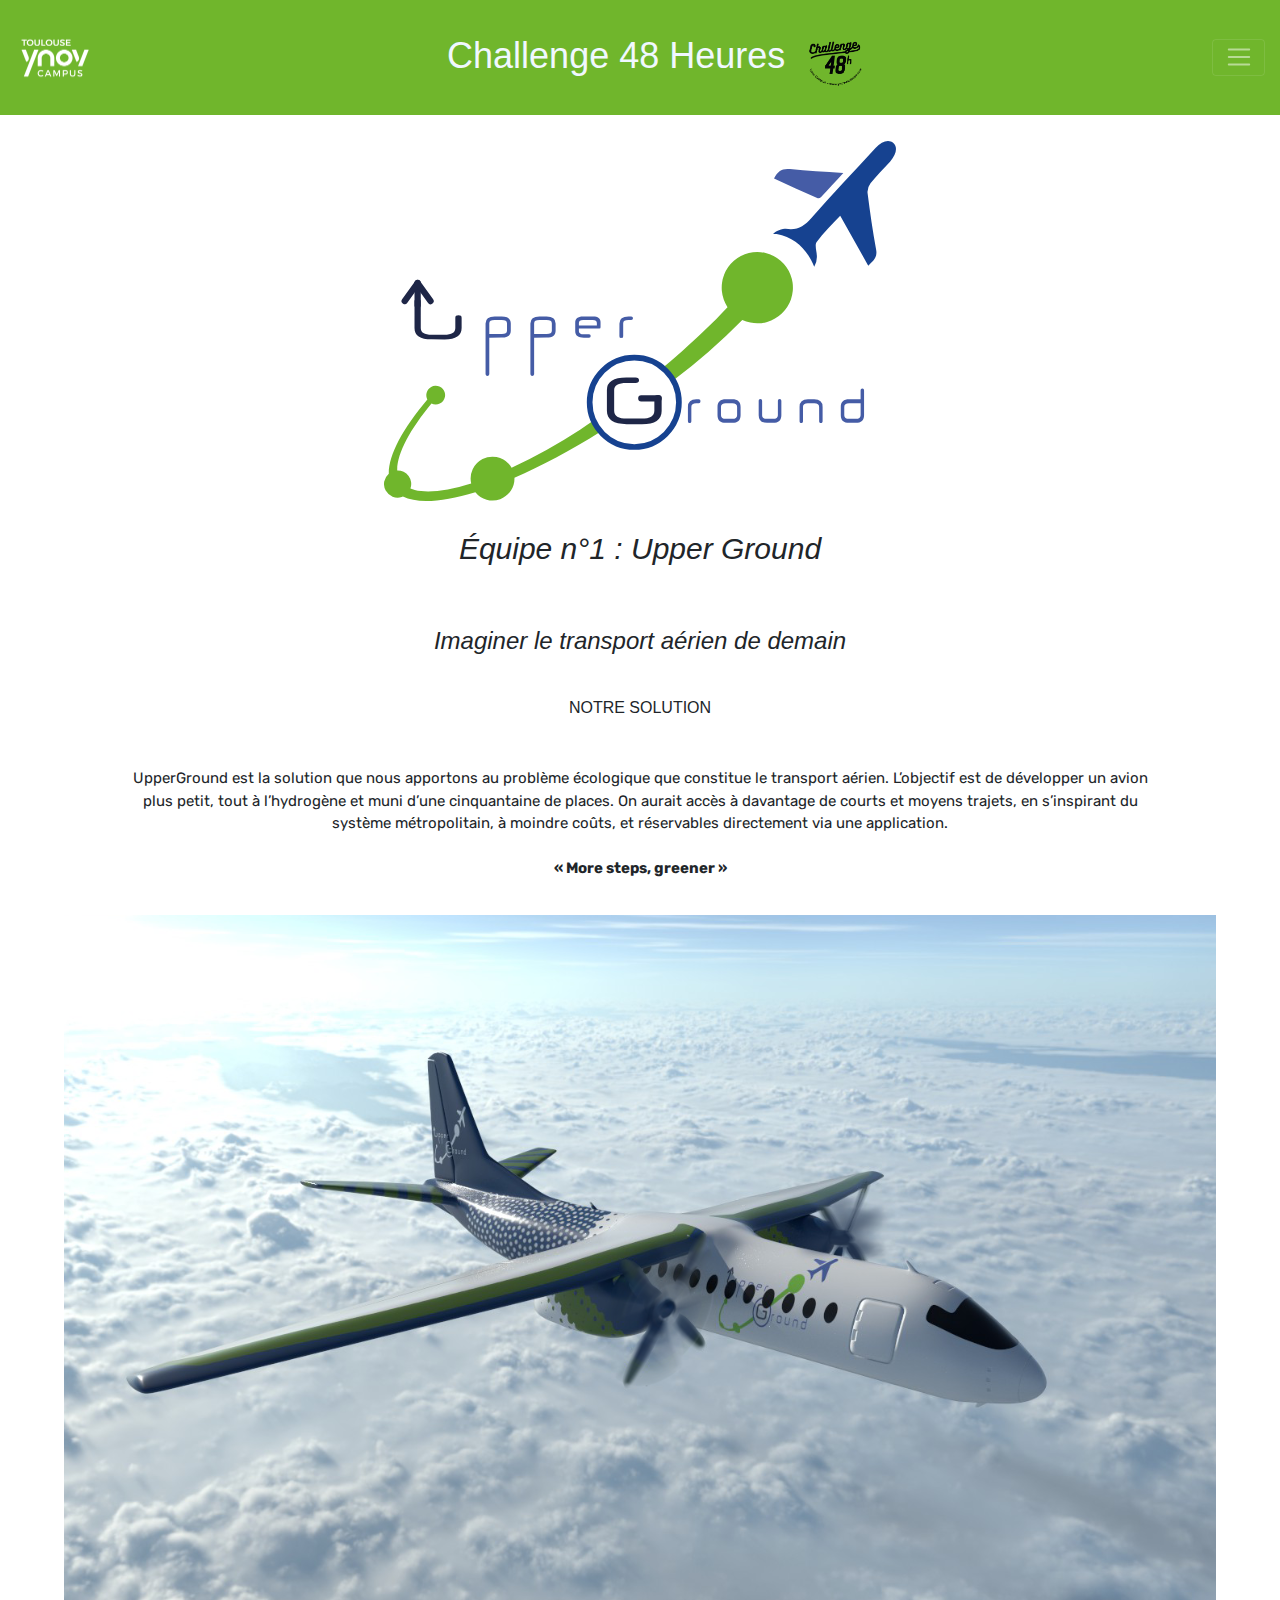
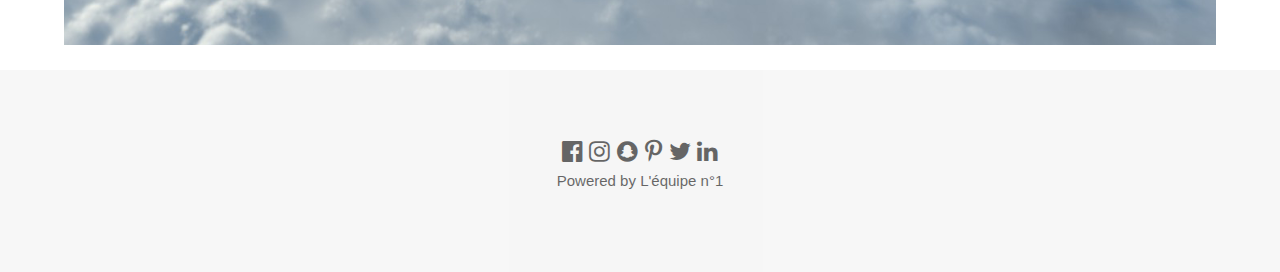
<file: index.html>
<!DOCTYPE html>
<html lang="en">
<head>
    <meta charset="UTF-8">
    <meta name="viewport" content="width=device-width, initial-scale=1.0">
    <title>Challenge 48 Heures</title>
    <link rel="stylesheet" href="https://stackpath.bootstrapcdn.com/bootstrap/4.3.1/css/bootstrap.min.css" integrity="sha384-ggOyR0iXCbMQv3Xipma34MD+dH/1fQ784/j6cY/iJTQUOhcWr7x9JvoRxT2MZw1T" crossorigin="anonymous">
	<link rel="stylesheet" type="text/css" href="css/bootstrap.min.css">
  <link rel="stylesheet" type="text/css" href="css/home.css">
  <link rel="apple-touch-icon" sizes="57x57" href="/apple-icon-57x57.png">
<link rel="apple-touch-icon" sizes="60x60" href="/apple-icon-60x60.png">
<link rel="apple-touch-icon" sizes="72x72" href="/apple-icon-72x72.png">
<link rel="apple-touch-icon" sizes="76x76" href="/apple-icon-76x76.png">
<link rel="apple-touch-icon" sizes="114x114" href="/apple-icon-114x114.png">
<link rel="apple-touch-icon" sizes="120x120" href="/apple-icon-120x120.png">
<link rel="apple-touch-icon" sizes="144x144" href="/apple-icon-144x144.png">
<link rel="apple-touch-icon" sizes="152x152" href="/apple-icon-152x152.png">
<link rel="apple-touch-icon" sizes="180x180" href="/apple-icon-180x180.png">
<link rel="icon" type="image/png" sizes="192x192"  href="/android-icon-192x192.png">
<link rel="icon" type="image/png" sizes="32x32" href="/favicon-32x32.png">
<link rel="icon" type="image/png" sizes="96x96" href="/favicon-96x96.png">
<link rel="icon" type="image/png" sizes="16x16" href="/favicon-16x16.png">
<link rel="manifest" href="/manifest.json">
<meta name="msapplication-TileColor" content="#ffffff">
<meta name="msapplication-TileImage" content="/ms-icon-144x144.png">
<meta name="theme-color" content="">
</head>
<body>
<!-- Script w3 -->
<meta name="viewport" content="width=device-width, initial-scale=1">
<link rel="stylesheet" href="https://www.w3schools.com/w3css/4/w3.css">
<link rel="stylesheet" href="https://fonts.googleapis.com/css?family=Lato">
<link rel="stylesheet" href="https://cdnjs.cloudflare.com/ajax/libs/font-awesome/4.7.0/css/font-awesome.min.css">
<!-- Fin du script w3 -->

<!-- script java -->
	<script src="https://code.jquery.com/jquery-3.3.1.slim.min.js" integrity="sha384-q8i/X+965DzO0rT7abK41JStQIAqVgRVzpbzo5smXKp4YfRvH+8abtTE1Pi6jizo" crossorigin="anonymous"></script>
	<script src="https://cdnjs.cloudflare.com/ajax/libs/popper.js/1.14.7/umd/popper.min.js" integrity="sha384-UO2eT0CpHqdSJQ6hJty5KVphtPhzWj9WO1clHTMGa3JDZwrnQq4sF86dIHNDz0W1" crossorigin="anonymous"></script>
	<script src="https://stackpath.bootstrapcdn.com/bootstrap/4.3.1/js/bootstrap.min.js" integrity="sha384-JjSmVgyd0p3pXB1rRibZUAYoIIy6OrQ6VrjIEaFf/nJGzIxFDsf4x0xIM+B07jRM" crossorigin="anonymous"></script>
<!-- fin script java -->


<!-- barre de navigation -->
<nav class="navbar navbar-dark ">
    <a class="navbar-brand" href="index.html"> <img src="img/LOGO_TYC.png" alt="logo ynov" width="80px" height="50px"></a>
   <center>
    <h1 style="color:aliceblue;"> Challenge 48 Heures  <img src="img/LOGO_CHALLENGE_48H.png"width="80px" height="80px"> </h1>
   </center> 
    <button class="navbar-toggler" type="button" data-toggle="collapse" data-target="#navbarSupportedContent" aria-controls="navbarSupportedContent" aria-expanded="false" aria-label="Toggle navigation">
      <span class="navbar-toggler-icon"></span>
    </button>
    <div class="collapse navbar-collapse" id="navbarSupportedContent">
      <ul class="navbar-nav mr-auto">
     <li class="nav-item">
          <a class="nav-link" href="index.html">Accueil</a>
        </li>
        <li class="nav-item"> 
          <a class="nav-link" href="histoire.html">Histoire</a>
        </li>
        <li class="nav-item"> 
          <a class="nav-link" href="app.html">Application</a>
        </li>
        <li class="nav-item">
          <a class="nav-link" href="membre_grpe.html">Membres du groupe</a>
        </li>
    </div>
  </nav>
  <!-- fin de la barre de navigation -->
  
  <section class="all">
    <img class="logo" src="/img/Projet_LOGO_AIRBUS_ABOU-NOUH_JORDAN.svg" alt="">
    <div><h2>Équipe n°1 : Upper Ground</h2></div>
    <div><h3>Imaginer le transport aérien de demain</h3> <br><h6>NOTRE SOLUTION</h6></div>
    <div class="text"><p>UpperGround est la solution que nous apportons au problème écologique que constitue le transport aérien.
      L’objectif est de développer un avion plus petit, tout à l’hydrogène et muni d’une cinquantaine de places.
      On aurait accès à davantage de courts et moyens trajets, en s’inspirant du système métropolitain, à moindre coûts, et réservables directement via une application.
      <br><br>
      <b> « More steps, greener »</b></p></div>

      <img class="plane" src="img/plane.png" alt="">
  </section>

      
      <!-- Footer -->
<footer class="w3-container w3-padding-64 w3-center w3-opacity w3-light-grey w3-xlarge">
  <i class="fa fa-facebook-official w3-hover-opacity"></i>
  <i class="fa fa-instagram w3-hover-opacity"></i>
  <i class="fa fa-snapchat w3-hover-opacity"></i>
  <i class="fa fa-pinterest-p w3-hover-opacity"></i>
  <i class="fa fa-twitter w3-hover-opacity"></i>
  <i class="fa fa-linkedin w3-hover-opacity"></i>
  <p class="w3-medium">Powered by <a href="" target="_blank">L'équipe n°1</a></p>
</footer>
<!-- Fin du footer -->   
</body>
</html>
</file>
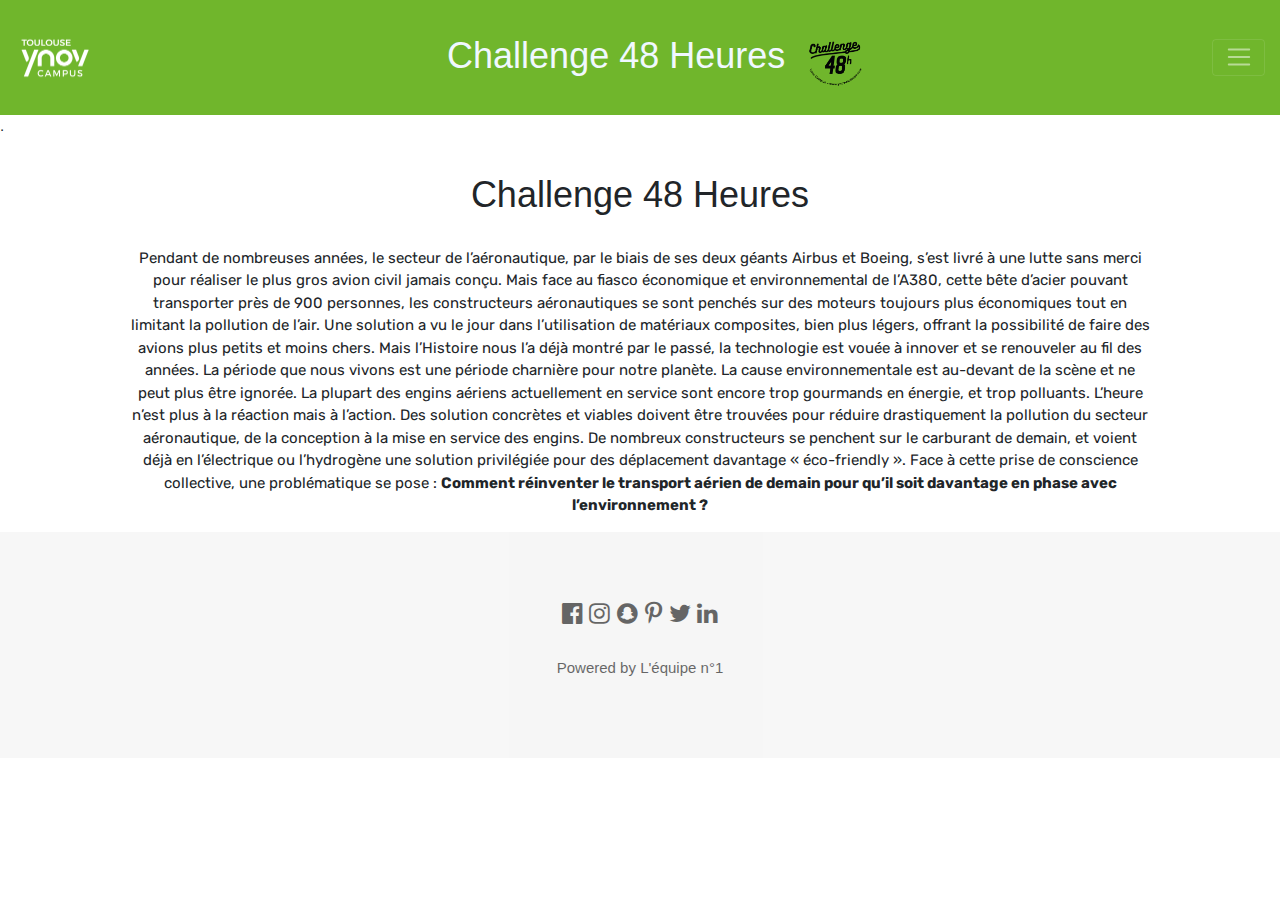
<file: histoire.html>
<!DOCTYPE html>
<html lang="en">
<head>
    <meta charset="UTF-8">
    <meta name="viewport" content="width=device-width, initial-scale=1.0">
    <title>Challenge 48 Heures</title>
    <link rel="stylesheet" href="https://stackpath.bootstrapcdn.com/bootstrap/4.3.1/css/bootstrap.min.css" integrity="sha384-ggOyR0iXCbMQv3Xipma34MD+dH/1fQ784/j6cY/iJTQUOhcWr7x9JvoRxT2MZw1T" crossorigin="anonymous">
	<link rel="stylesheet" type="text/css" href="css/bootstrap.min.css">
	<link rel="stylesheet" type="text/css" href="css/histoire.css">
</head>
<body>
<!-- Script w3 -->
<meta name="viewport" content="width=device-width, initial-scale=1">
<link rel="stylesheet" href="https://www.w3schools.com/w3css/4/w3.css">
<link rel="stylesheet" href="https://fonts.googleapis.com/css?family=Lato">
<link rel="stylesheet" href="https://cdnjs.cloudflare.com/ajax/libs/font-awesome/4.7.0/css/font-awesome.min.css">
<!-- Fin du script w3 -->

<!-- script java -->
	<script src="https://code.jquery.com/jquery-3.3.1.slim.min.js" integrity="sha384-q8i/X+965DzO0rT7abK41JStQIAqVgRVzpbzo5smXKp4YfRvH+8abtTE1Pi6jizo" crossorigin="anonymous"></script>
	<script src="https://cdnjs.cloudflare.com/ajax/libs/popper.js/1.14.7/umd/popper.min.js" integrity="sha384-UO2eT0CpHqdSJQ6hJty5KVphtPhzWj9WO1clHTMGa3JDZwrnQq4sF86dIHNDz0W1" crossorigin="anonymous"></script>
	<script src="https://stackpath.bootstrapcdn.com/bootstrap/4.3.1/js/bootstrap.min.js" integrity="sha384-JjSmVgyd0p3pXB1rRibZUAYoIIy6OrQ6VrjIEaFf/nJGzIxFDsf4x0xIM+B07jRM" crossorigin="anonymous"></script>
<!-- fin script java -->


<!-- barre de navigation -->
<nav class="navbar navbar-dark bg-dark">
    <a class="navbar-brand" href="index.html"> <img src="img/LOGO_TYC.png" alt="logo challenge 48h" width="80px" height="50px"> </a>
    <center>
      <h1 style="color:aliceblue;"> Challenge 48 Heures  <img src="img/LOGO_CHALLENGE_48H.png"width="80px" height="80px"> </h1>
     </center>
    <button class="navbar-toggler" type="button" data-toggle="collapse" data-target="#navbarSupportedContent" aria-controls="navbarSupportedContent" aria-expanded="false" aria-label="Toggle navigation">
      <span class="navbar-toggler-icon"></span>
    </button>
  
    <div class="collapse navbar-collapse" id="navbarSupportedContent">
      <ul class="navbar-nav mr-auto">
        <li class="nav-item">
            <a class="nav-link" href="index.html">Accueil</a>
          </li>
          <li class="nav-item"> 
            <a class="nav-link" href="histoire.html">Histoire</a>
          </li>
          <li class="nav-item"> 
            <a class="nav-link" href="app.html">Application</a>
          </li>
          <li class="nav-item">
            <a class="nav-link" href="membre_grpe.html">Membres du groupe</a>
          </li>
    </div>
  </nav>
  <!-- fin de la barre de navigation -->.
  
  <section class="all">
    <h1>Challenge 48 Heures</h1>
    <div class="text">
      <p>
        Pendant de nombreuses années, le secteur de l’aéronautique, par le biais de ses deux géants Airbus et Boeing, s’est livré à une lutte sans merci pour réaliser le plus gros avion civil jamais conçu. Mais face au fiasco économique et environnemental de l’A380, cette bête d’acier pouvant transporter près de 900 personnes, les constructeurs aéronautiques se sont penchés sur des moteurs toujours plus économiques tout en limitant la pollution de l’air. Une solution a vu le jour dans l’utilisation de matériaux composites, bien plus légers, offrant la possibilité de faire des avions plus petits et moins chers.
        Mais l’Histoire nous l’a déjà montré par le passé, la technologie est vouée à innover et se renouveler au fil des années.
        La période que nous vivons est une période charnière pour notre planète. La cause environnementale est au-devant de la scène et ne peut plus être ignorée.
        La plupart des engins aériens actuellement en service sont encore trop gourmands en énergie, et trop polluants.
        L’heure n’est plus à la réaction mais à l’action. Des solution concrètes et viables doivent être trouvées pour réduire drastiquement la pollution du secteur aéronautique, de la conception à la mise en service des engins.
        De nombreux constructeurs se penchent sur le carburant de demain, et voient déjà en l’électrique ou l’hydrogène une solution privilégiée pour des déplacement davantage « éco-friendly ».
        Face à cette prise de conscience collective, une problématique se pose :
        <b> 
            Comment réinventer le transport aérien de demain pour qu’il soit davantage en phase avec l’environnement ?
        </b>
    </p>

    </div>
    
  </section>
   
 <!-- Footer -->
<footer class="w3-container w3-padding-64 w3-center w3-opacity w3-light-grey w3-xlarge">
  <i class="fa fa-facebook-official w3-hover-opacity"></i>
  <i class="fa fa-instagram w3-hover-opacity"></i>
  <i class="fa fa-snapchat w3-hover-opacity"></i>
  <i class="fa fa-pinterest-p w3-hover-opacity"></i>
  <i class="fa fa-twitter w3-hover-opacity"></i>
  <i class="fa fa-linkedin w3-hover-opacity"></i>
  <p class="w3-medium">Powered by <a href="" target="_blank">L'équipe n°1</a></p>
</footer>
<!-- Fin du footer -->   
</body>
</html>
</file>
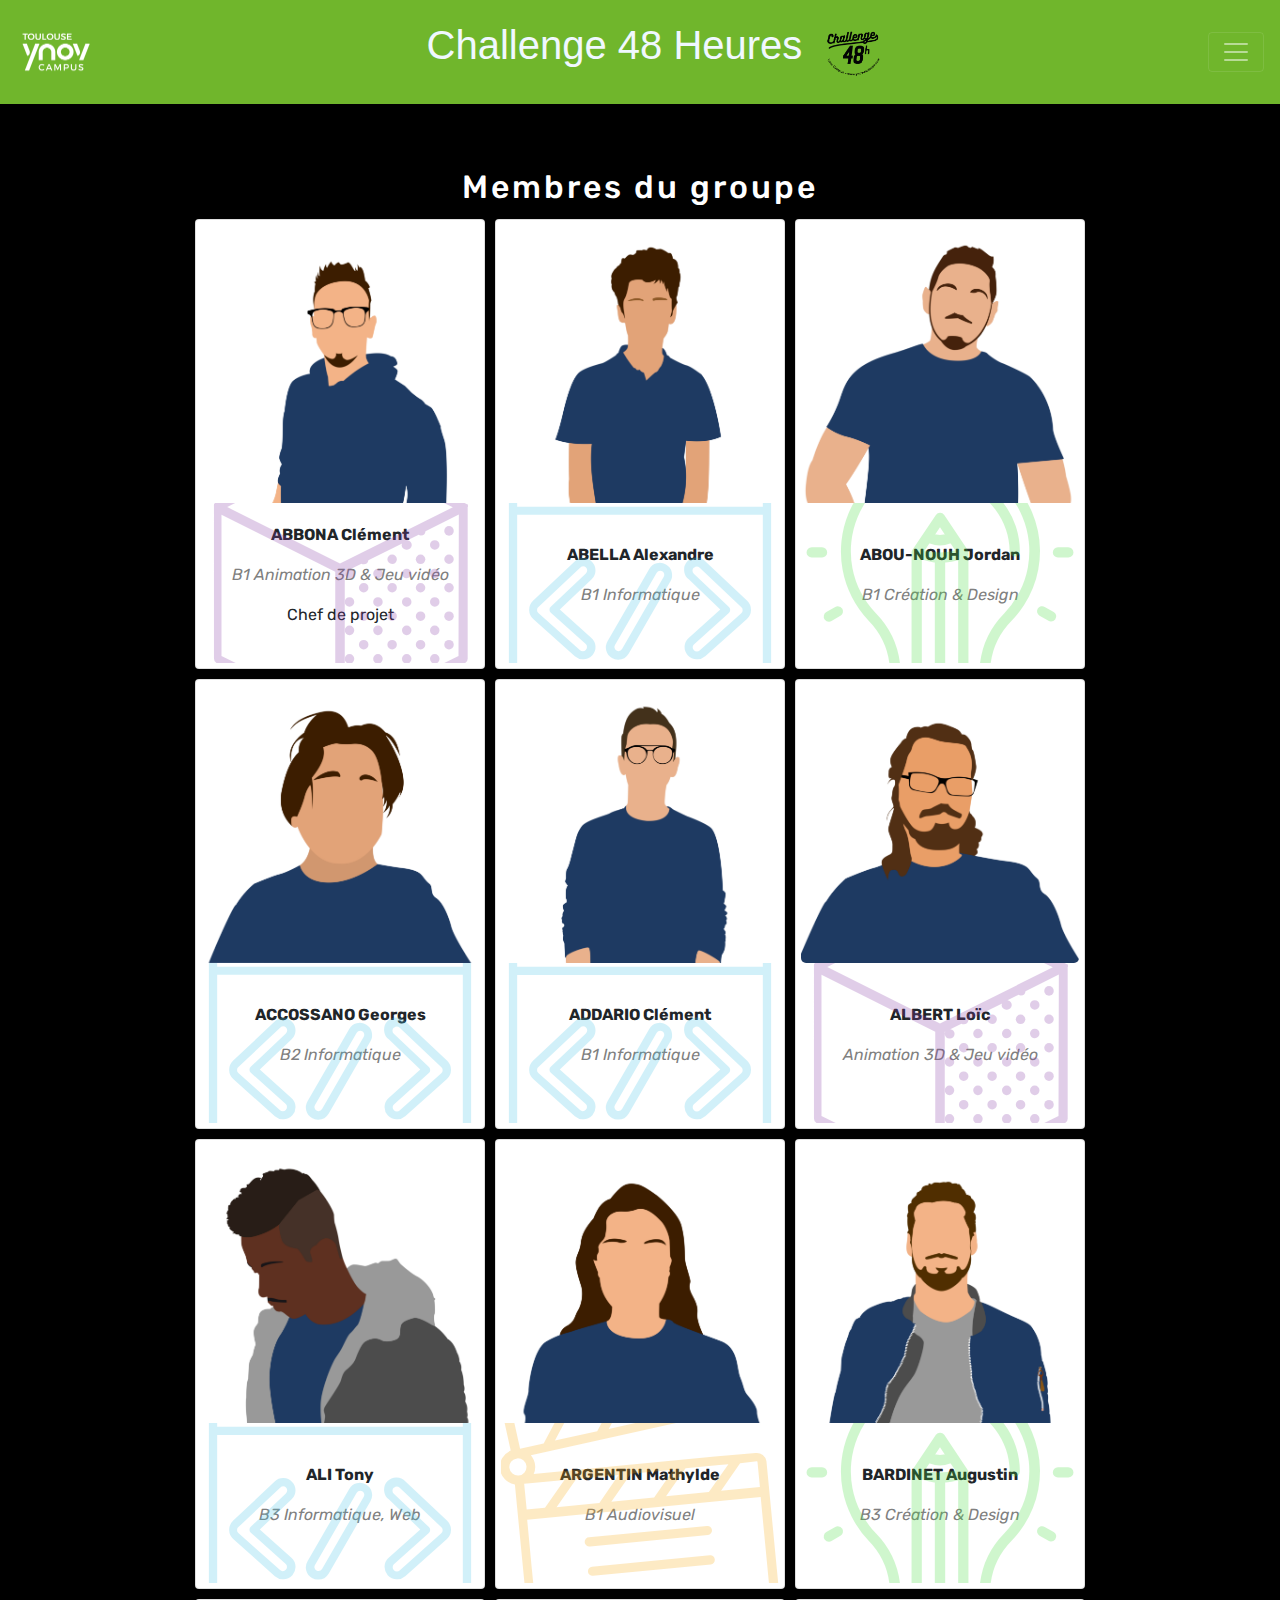
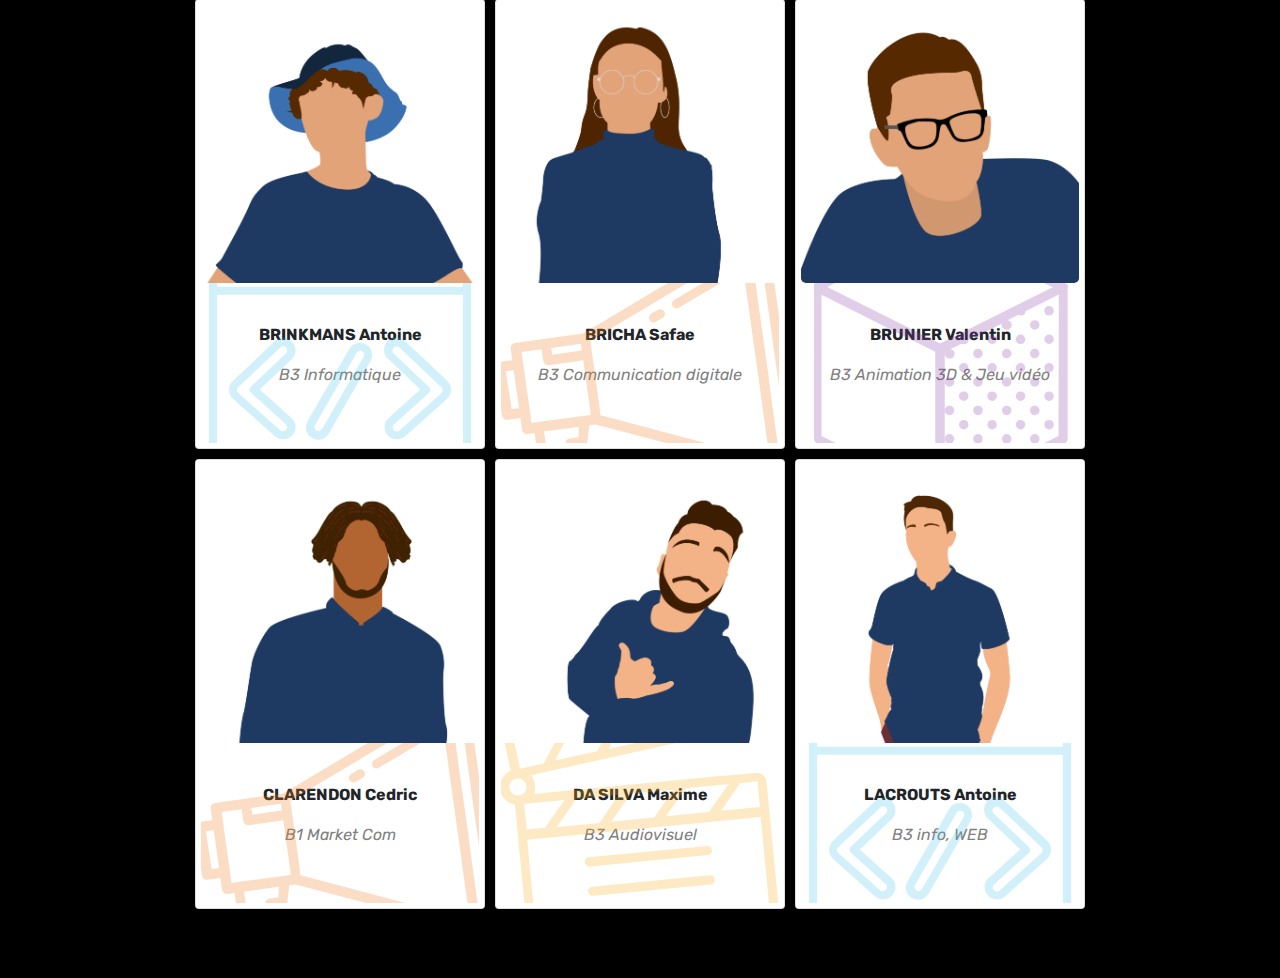
<file: membre_grpe.html>
<!DOCTYPE html>
<html lang="en">
<head>
  
    <meta charset="UTF-8">
    <meta name="viewport" content="width=device-width, initial-scale=1.0">
    <title>Challenge 48 Heures</title>
    <link rel="stylesheet" href="https://stackpath.bootstrapcdn.com/bootstrap/4.3.1/css/bootstrap.min.css" integrity="sha384-ggOyR0iXCbMQv3Xipma34MD+dH/1fQ784/j6cY/iJTQUOhcWr7x9JvoRxT2MZw1T" crossorigin="anonymous">
	<link rel="stylesheet" type="text/css" href="css/bootstrap.min.css">
	<link rel="stylesheet" type="text/css" href="css/membres.css">
</head>
<body>

<!-- script java -->
	<script src="https://code.jquery.com/jquery-3.3.1.slim.min.js" integrity="sha384-q8i/X+965DzO0rT7abK41JStQIAqVgRVzpbzo5smXKp4YfRvH+8abtTE1Pi6jizo" crossorigin="anonymous"></script>
	<script src="https://cdnjs.cloudflare.com/ajax/libs/popper.js/1.14.7/umd/popper.min.js" integrity="sha384-UO2eT0CpHqdSJQ6hJty5KVphtPhzWj9WO1clHTMGa3JDZwrnQq4sF86dIHNDz0W1" crossorigin="anonymous"></script>
	<script src="https://stackpath.bootstrapcdn.com/bootstrap/4.3.1/js/bootstrap.min.js" integrity="sha384-JjSmVgyd0p3pXB1rRibZUAYoIIy6OrQ6VrjIEaFf/nJGzIxFDsf4x0xIM+B07jRM" crossorigin="anonymous"></script>
<!-- fin script java -->


<!-- barre de navigation -->
<nav class="navbar navbar-dark bg-dark">
    <a class="navbar-brand" href="index.html"> <img src="img/LOGO_TYC.png" alt="logo TYC" width="80px" height="50px"> </a>
    <center>
      <h1 style="color:aliceblue;"> Challenge 48 Heures  <img src="img/LOGO_CHALLENGE_48H.png"width="80px" height="80px"> </h1>
     </center>
    <button class="navbar-toggler" type="button" data-toggle="collapse" data-target="#navbarSupportedContent" aria-controls="navbarSupportedContent" aria-expanded="false" aria-label="Toggle navigation">
      <span class="navbar-toggler-icon"></span>
    </button>
  
    <div class="collapse navbar-collapse" id="navbarSupportedContent">
      <ul class="navbar-nav mr-auto">
        <li class="nav-item">
            <a class="nav-link" href="index.html">Accueil</a>
          </li>
          <li class="nav-item"> 
            <a class="nav-link" href="histoire.html">Histoire</a>
          </li>
          <li class="nav-item"> 
            <a class="nav-link" href="app.html">Application</a>
          </li>
          <li class="nav-item">
            <a class="nav-link" href="membre_grpe.html">Membres du groupe</a>
          </li>
    </div>
  </nav>
  <!-- fin de la barre de navigation -->
  
<section class="all">
  <h2>Membres du groupe</h2>
  <div class="box-three">
  <div class="box">
    <div class="card">
      <img class="avatar" src="/img/Clement_Abbona.jpg" alt="">
      <div class="infos">
        <div class="background anim"></div>
        <p><b>ABBONA Clément</b></p>
        <p class="spe">B1 Animation 3D & Jeu vidéo</p>
        <p>Chef de projet</p>
      </div>
    </div>
  </div>
  <div class="box">
    <div class="card">
      <img class="avatar" src="/img/Alexandre_a.jpg" alt="">
      <div class="infos">
        <div class="background info"></div>
        <p><b>ABELLA Alexandre</b></p>
        <p class="spe">B1 Informatique</p>
      </div>
    </div>
  </div>
  <div class="box">
    <div class="card">
      <img class="avatar" src="/img/Jordan.jpg" alt="">
      <div class="infos">
        <div class="background crea"></div>
        <p><b>ABOU-NOUH Jordan</b></p>
        <p class="spe">B1 Création & Design</p>
      </div>
    </div>
  </div>
</div>
<div class="box-three">
  <div class="box">
    <div class="card">
      <img class="avatar" src="/img/george.jpg" alt="">
      <div class="infos">
        <div class="background info"></div>
        <p><b>ACCOSSANO Georges</b></p>
        <p class="spe">B2 Informatique</p>
      </div>
    </div>
  </div>
  <div class="box">
    <div class="card">
      <img class="avatar" src="/img/Clement_Addario.jpg" alt="">
      <div class="infos">
        <div class="background info"></div>
        <p><b>ADDARIO Clément</b></p>
        <p class="spe">B1 Informatique</p>
      </div>
    </div>
  </div>
  <div class="box">
    <div class="card">
      <img class="avatar" src="/img/loic.jpg" alt="">
      <div class="infos">
        <div class="background anim"></div>
        <p><b>ALBERT Loïc</b></p>
        <p class="spe">Animation 3D & Jeu vidéo</p>
      </div>
    </div>
  </div>
</div>
<div class="box-three">
  <div class="box">
    <div class="card">
      <img class="avatar" src="/img/Tony Ali.jpg" alt="">
      <div class="infos">
        <div class="background info"></div>
        <p><b>ALI Tony</b></p>
        <p class="spe">B3 Informatique, Web</p>
      </div>
    </div>
  </div>
  <div class="box">
    <div class="card">
      <img class="avatar" src="/img/Mathilde a.jpg" alt="">
      <div class="infos">
        <div class="background audio"></div>
        <p><b>ARGENTIN Mathylde</b></p>
        <p class="spe">B1 Audiovisuel</p>
      </div>
    </div>
  </div>
  <div class="box">
    <div class="card">
      <img class="avatar" src="/img/Augustin.jpg" alt="">
      <div class="infos">
        <div class="background crea"></div>
        <p><b>BARDINET Augustin</b></p>
        <p class="spe">B3 Création & Design</p>
      </div>
    </div>
  </div>
</div>
<div class="box-three">
  <div class="box">
    <div class="card">
      <img class="avatar" src="/img/antoine.jpg" alt="">
      <div class="infos">
        <div class="background info"></div>
        <p><b>BRINKMANS Antoine</b></p>
        <p class="spe">B3 Informatique</p>
      </div>
    </div>
  </div>
  <div class="box">
    <div class="card">
      <img class="avatar" src="/img/Safae.jpg" alt="">
      <div class="infos">
        <div class="background com"></div>
        <p><b>BRICHA Safae</b></p>
        <p class="spe">B3 Communication digitale</p>
      </div>
    </div>
  </div>
  <div class="box">
    <div class="card">
      <img class="avatar" src="/img/Valentin Brunier.jpg" alt="">
      <div class="infos">
        <div class="background anim"></div>
        <p><b>BRUNIER Valentin</b></p>
        <p class="spe">B3 Animation 3D & Jeu vidéo</p>
      </div>
    </div>
  </div>
</div>
<div class="box-three">
  <div class="box">
    <div class="card">
      <img class="avatar" src="/img/cedric_Plan_de_travail_1.jpg" alt="">
      <div class="infos">
        <div class="background com"></div>
        <p><b>CLARENDON Cedric</b></p>
        <p class="spe">B1 Market Com</p>
      </div>
    </div>
  </div>
  <div class="box">
    <div class="card">
      <img class="avatar" src="/img/Maxime Da Silva.jpg" alt="">
      <div class="infos">
        <div class="background audio"></div>
        <p><b>DA SILVA Maxime</b></p>
        <p class="spe">B3 Audiovisuel</p>
      </div>
    </div>
  </div>
  <div class="box">
    <div class="card">
      <img class="avatar" src="/img/Antoine_L.jpg" alt="">
      <div class="infos">
        <div class="background info"></div>
        <p><b>LACROUTS Antoine</b></p>
        <p class="spe">B3 info, WEB</p>
      </div>
    </div>
  </div>
</div>
</section>

 <!-- Footer -->
<footer class="w3-container w3-padding-64 w3-center w3-opacity w3-light-grey w3-xlarge">
  <i class="fa fa-facebook-official w3-hover-opacity"></i>
  <i class="fa fa-instagram w3-hover-opacity"></i>
  <i class="fa fa-snapchat w3-hover-opacity"></i>
  <i class="fa fa-twitter w3-hover-opacity"></i>
</footer>
<!-- Fin du footer -->   
</body>
</html>
</file>
<file: css/home.css>
@import url('https://fonts.googleapis.com/css2?family=Rubik&display=swap');

.all{
    display: flex;
    justify-content: center;
    align-items: center;
    flex-direction: column;
    width: 100%;
    text-align: center;
    font-family: 'Rubik', sans-serif;
    margin-top: 2%;
}

.text{
    width: 80%;
    display: flex;
    justify-content: center;
    align-items: center;
    text-align: center;
}

.logo{
    height: 40vh;
}

div{
    margin: 20px;
}

h2{
    font-style: italic;
}

h3{
    font-style: oblique;
}

h6{
    font-weight: bold;
}

.navbar{
    background-color: #70b62c !important;
}

.plane{
    margin-bottom: 2%;
}
</file>
<file: css/histoire.css>
@import url('https://fonts.googleapis.com/css2?family=Rubik&display=swap');

.navbar{
    background-color: #70b62c !important;
}

.all{
    display: flex;
    justify-content: center;
    align-items: center;
    flex-direction: column;
    width: 100%;
    text-align: center;
    font-family: 'Rubik', sans-serif;
    margin-top: 2%;
}

.text{
    font-family: 'Rubik', sans-serif;

    width: 80%;
}

p{
    margin-top: 2%;
}

h1{
    font-family: 'Rubik', sans-serif;
}
</file>
<file: css/membres.css>
@import url('https://fonts.googleapis.com/css2?family=Rubik&display=swap');

* {
    padding: 0;
    margin: 0;
}

h2 {
    color: white;
    letter-spacing: 3px;
}

.navbar{
    background-color: #70b62c !important;
}

.all {
    display: flex;
    justify-content: center;
    align-items: center;
    flex-wrap: wrap;
    flex-direction: column;
    background-color: black;
    text-align: center;
    padding-bottom: 5%;
    padding-top: 5%;
    font-family: 'Rubik', sans-serif;
}

.box-three {
    display: flex;
    flex-direction: row;
    flex-wrap: wrap;
    justify-content: center;
    align-items: center;
}

.box {
    width: 300px;
}

.card {
    display: flex;
    justify-content: center;
    align-items: center;
    text-align: center;
    height: 450px;
    padding: 5px;
    margin: 5px;
}

.infos {
    position: relative;
    width: 100%;
    height: 100%;
    display: flex;
    justify-content: center;
    align-items: center;
    flex-direction: column;
}

.background {
    width: 100%;
    height: 100%;
    position: absolute;
}

.anim{
    background: url("/img/picto_ynov_jeuxvideo_cube.svg") no-repeat;
    background-position: center;
    background-size: 150%;
    opacity: 25%;
}

.info {
    background: url("/img/picto_ynov_informatique_code.svg") no-repeat;
    background-position: center;
    background-size: 150%;
    opacity: 25%;
}

.crea {
    background: url("/img/picto_ynov_crea_idea.svg") no-repeat;
    background-position: center;
    background-size: 150%;
    opacity: 25%;
}

.audio{
    background: url("/img/picto_ynov_audiovisuel_clap.svg") no-repeat;
    background-position: center;
    background-size: 150%;
    opacity: 25%;
}

.com{
    background: url("/img/picto_ynov_digitale_communication.svg") no-repeat;
    background-position: center;
    background-size: 150%;
    opacity: 25%;
}

p{
    font-size: 16px;
}

.spe{
    color: grey;
    font-style: italic;
}

.avatar{
    width: 100%;
    border-radius: 5px;
}
</file>
